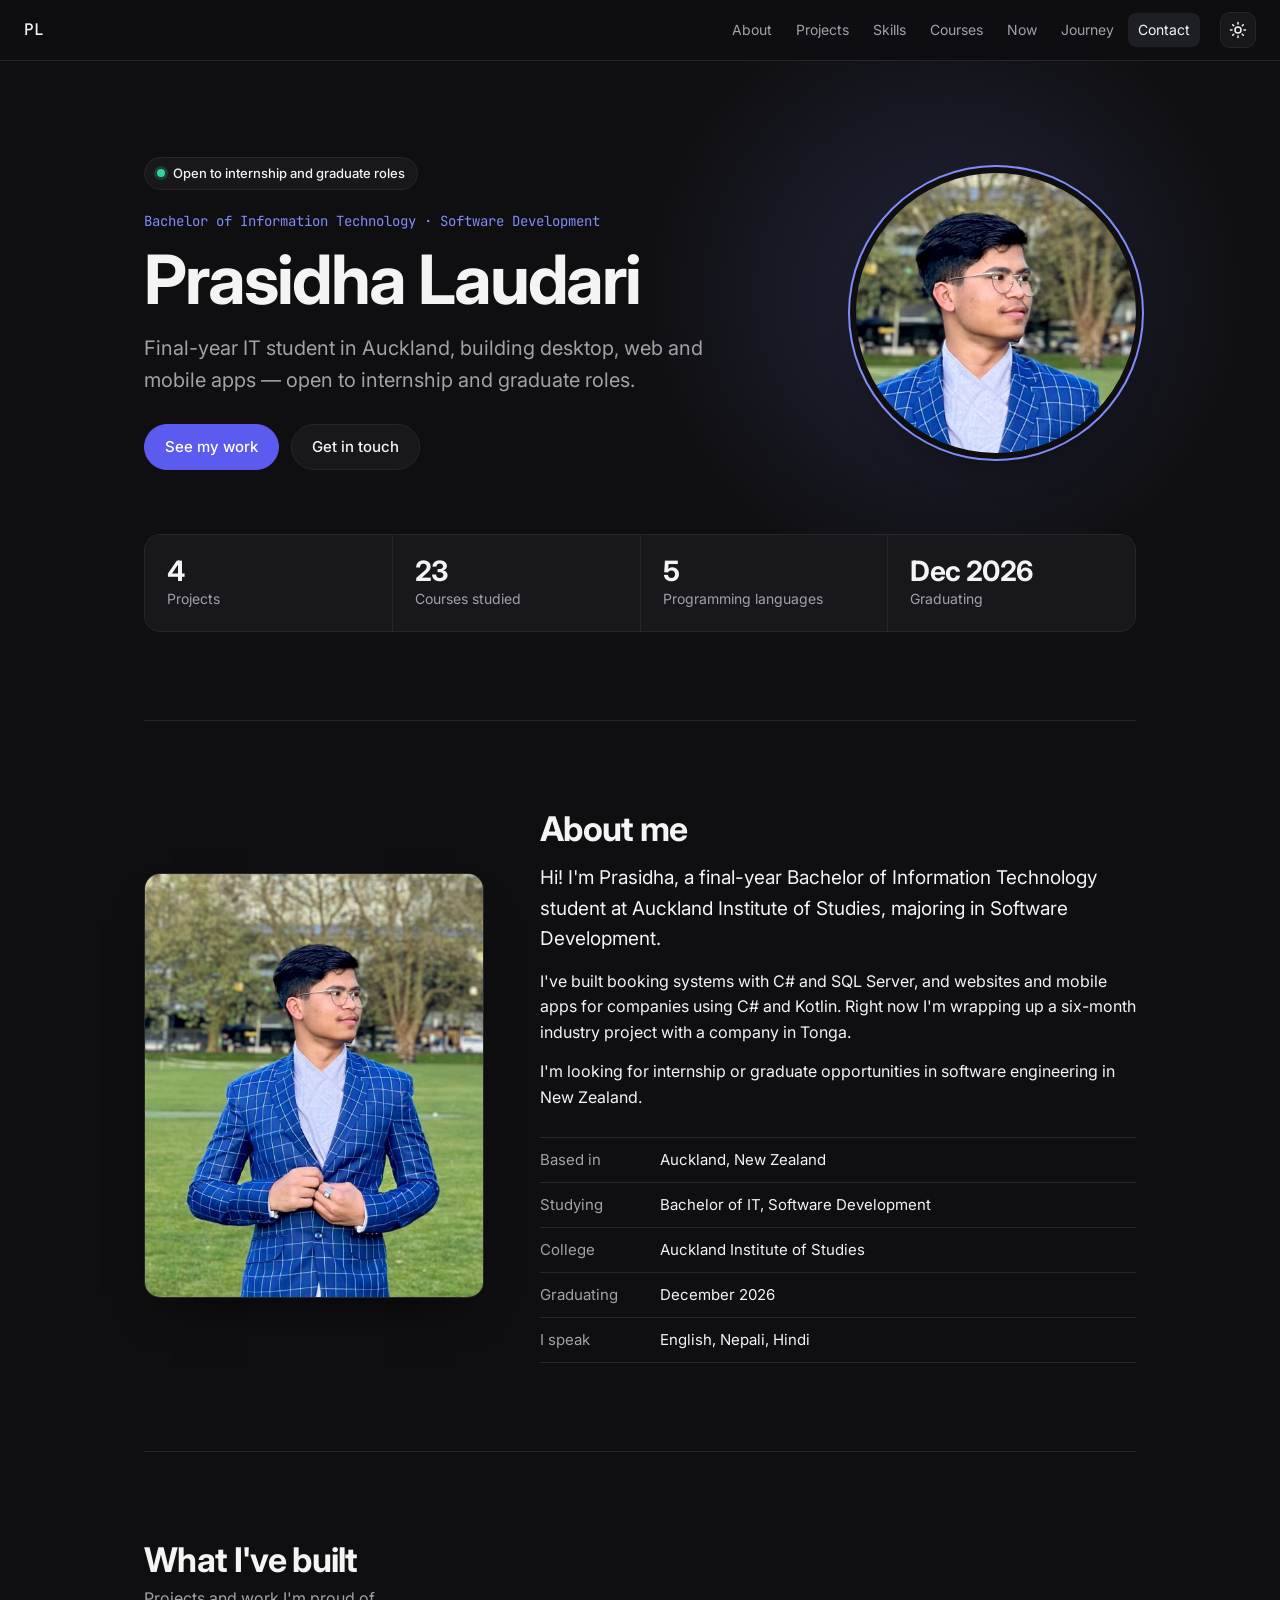
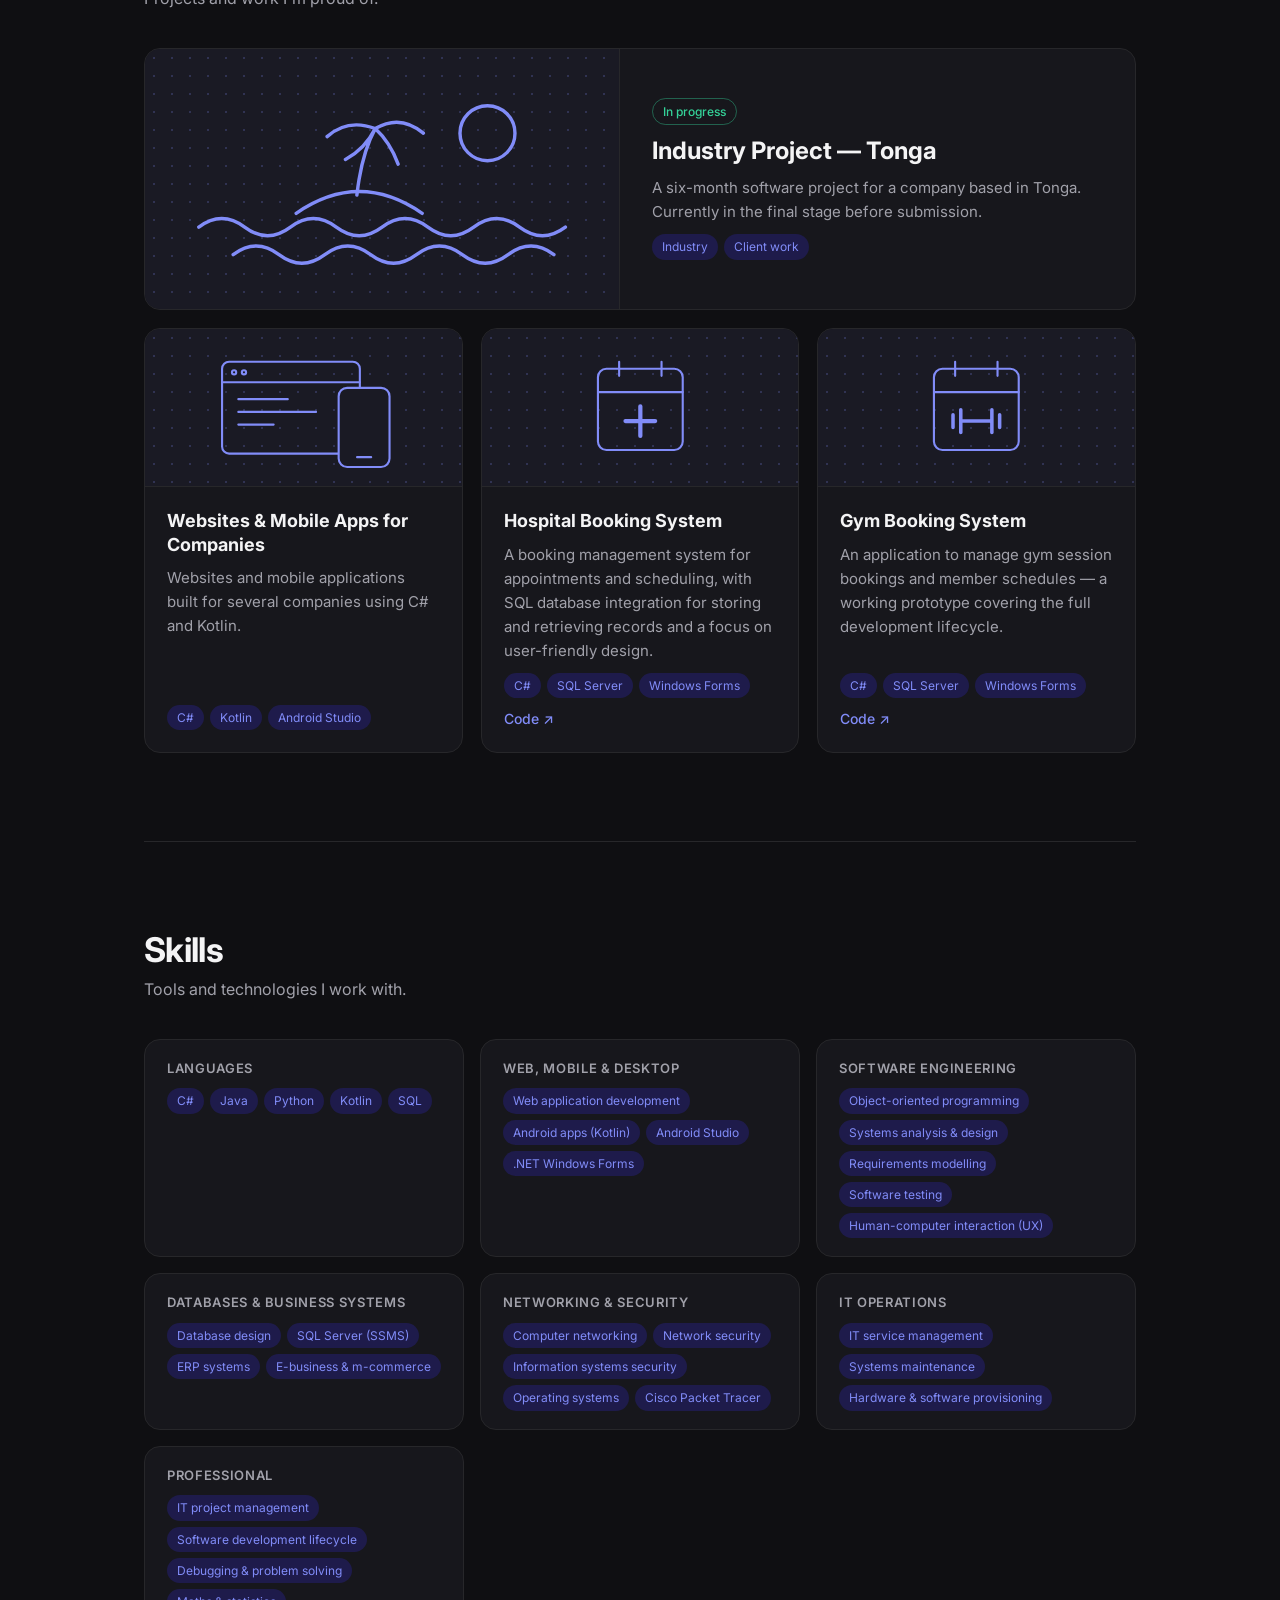
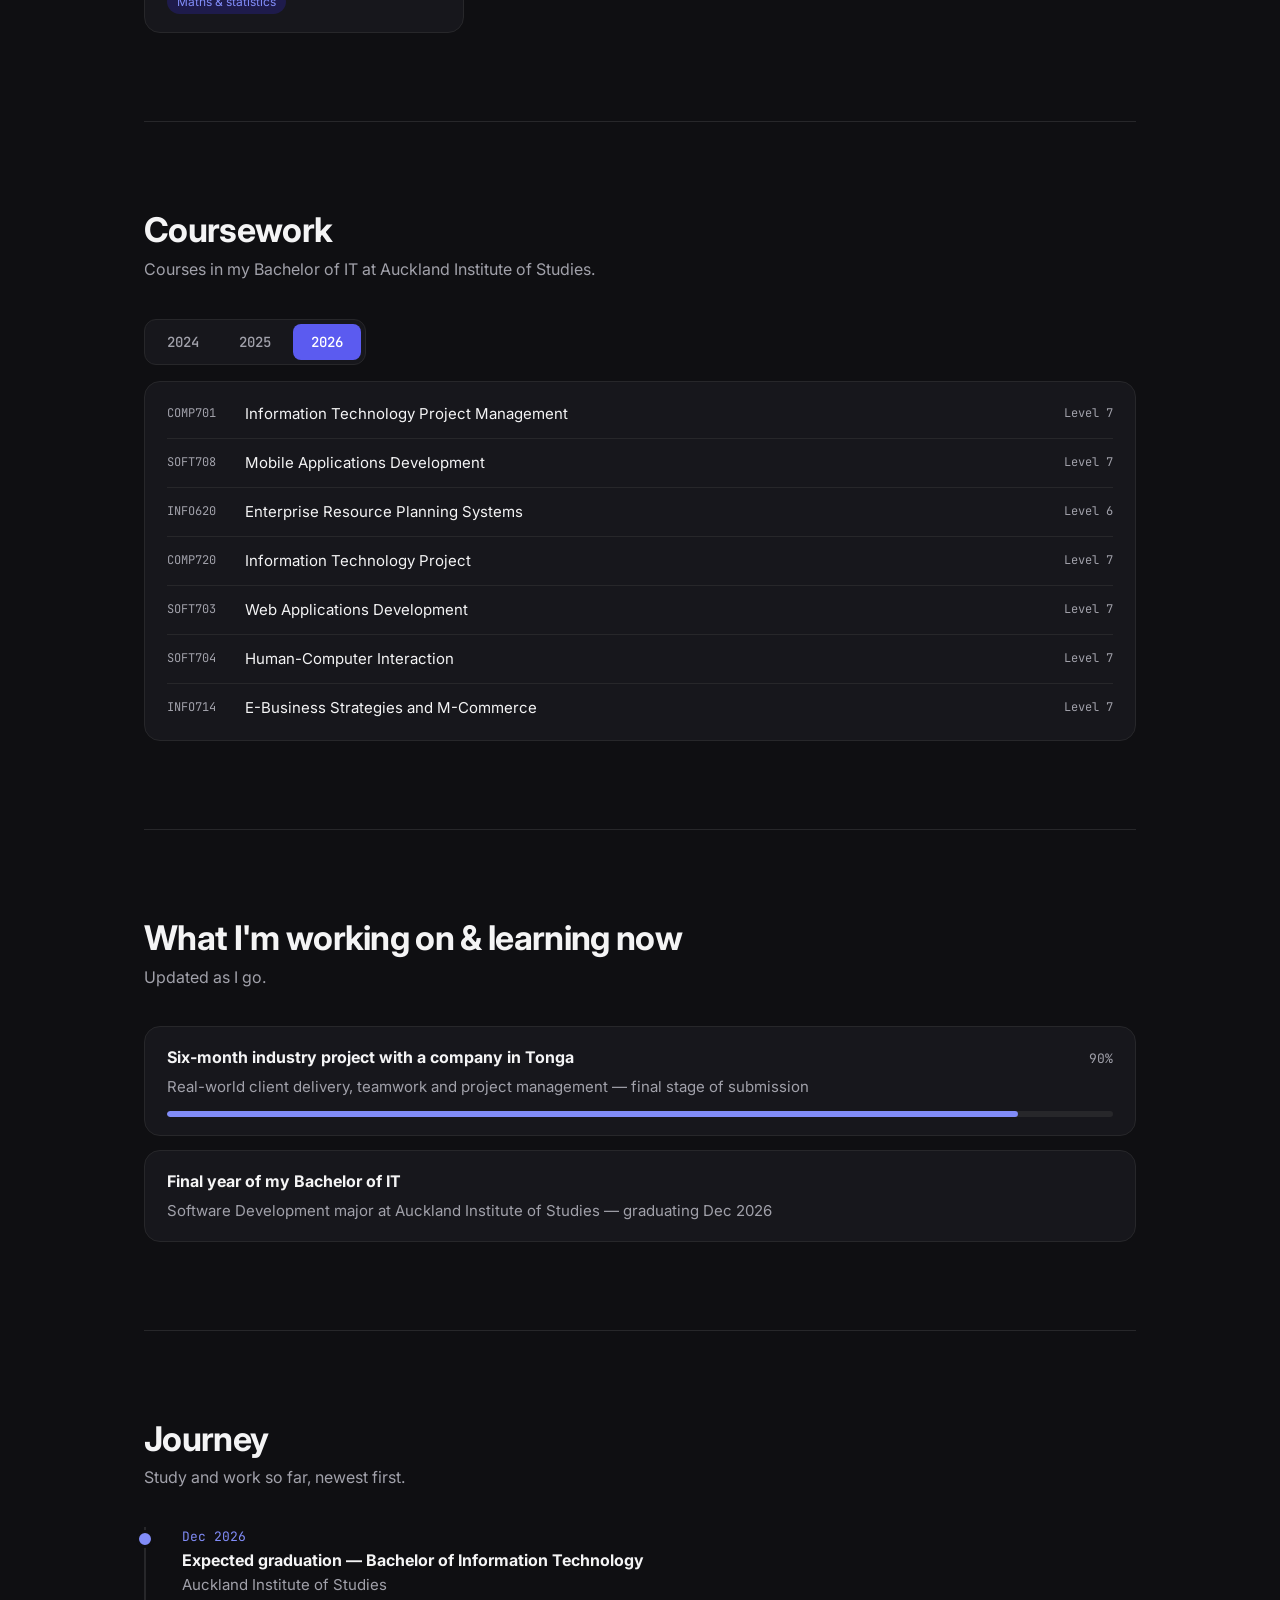
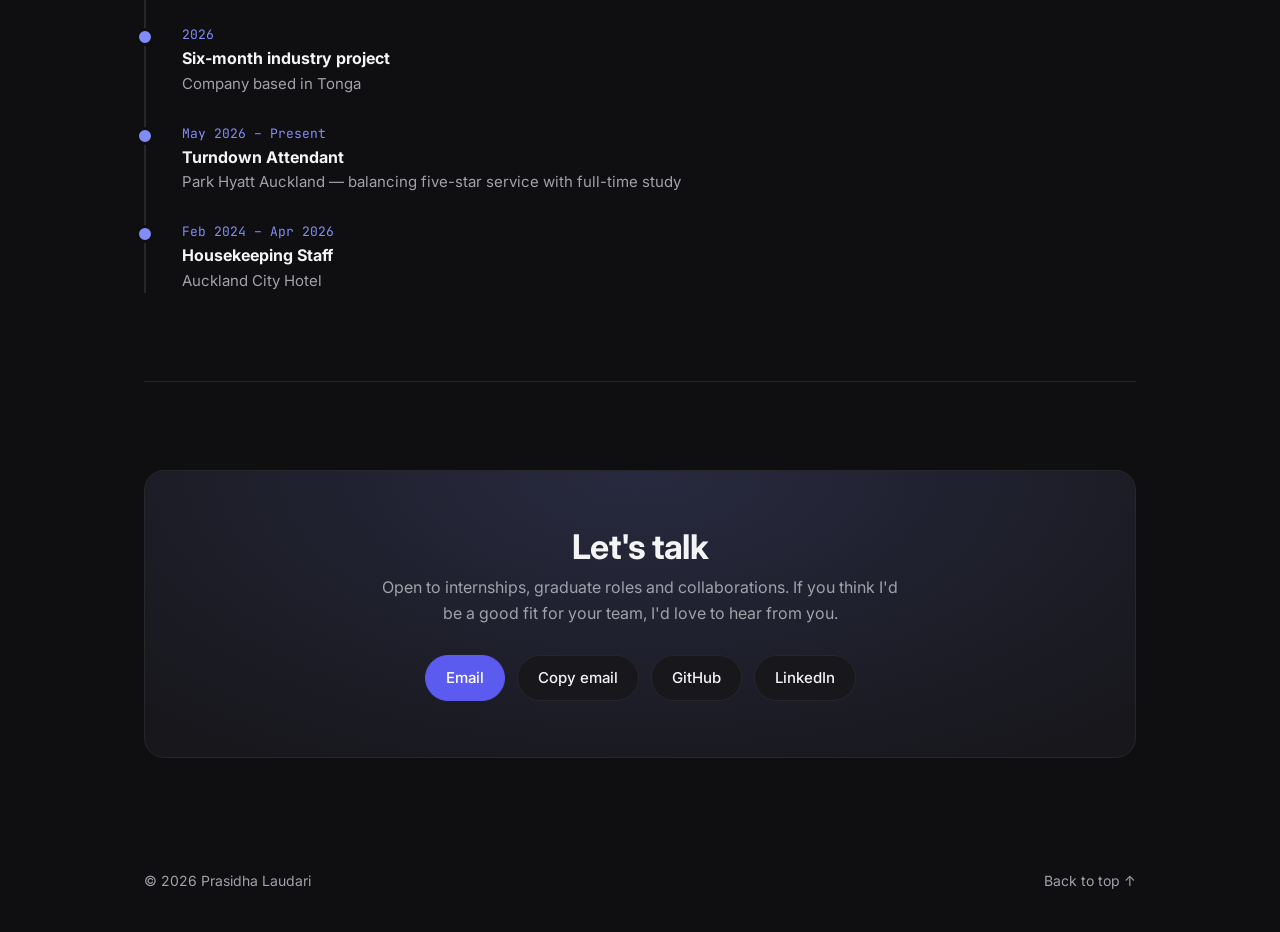
<file: index.html>
<!doctype html>
<html lang="en">
<head>
  <meta charset="utf-8" />
  <meta name="viewport" content="width=device-width, initial-scale=1" />
  <title>Prasidha Laudari — Portfolio</title>
  <meta name="description" content="Prasidha Laudari is a final-year Bachelor of IT student in Auckland majoring in Software Development, open to internship and graduate roles." />
  <meta name="theme-color" content="#0f0f12" />

  <!-- If your site ends up at a different address, replace prasidhalaudari.github.io below, and in robots.txt and sitemap.xml. -->
  <link rel="canonical" href="https://prasidhalaudari.github.io/" />
  <meta property="og:type" content="website" />
  <meta property="og:url" content="https://prasidhalaudari.github.io/" />
  <meta property="og:title" content="Prasidha Laudari — Portfolio" />
  <meta property="og:description" content="Final-year Bachelor of IT student in Auckland, open to internship and graduate roles." />
  <meta property="og:image" content="https://prasidhalaudari.github.io/og.jpg" />
  <meta property="og:image:width" content="1200" />
  <meta property="og:image:height" content="630" />
  <meta name="twitter:card" content="summary_large_image" />

  <link rel="icon" href="favicon.svg" type="image/svg+xml" />
  <link rel="preconnect" href="https://fonts.googleapis.com" />
  <link rel="preconnect" href="https://fonts.gstatic.com" crossorigin />
  <link href="https://fonts.googleapis.com/css2?family=Inter:wght@400;500;600;700&family=JetBrains+Mono:wght@500&display=swap" rel="stylesheet" />
  <link rel="preload" as="image" href="me.jpg" />
  <link rel="stylesheet" href="styles.css" />

  <script>
    // Apply the saved light/dark choice before the page paints.
    try { if (localStorage.getItem("theme") === "light") document.documentElement.dataset.theme = "light"; } catch (e) {}
  </script>
  <script type="application/ld+json">
  {
    "@context": "https://schema.org",
    "@type": "Person",
    "name": "Prasidha Laudari",
    "url": "https://prasidhalaudari.github.io/",
    "image": "https://prasidhalaudari.github.io/me.jpg",
    "alumniOf": "Auckland Institute of Studies",
    "address": { "@type": "PostalAddress", "addressLocality": "Auckland", "addressCountry": "NZ" },
    "sameAs": ["https://github.com/prasidhalaudari", "https://www.linkedin.com/in/prasidha-laudari"]
  }
  </script>
  <!-- Google Analytics: set your Measurement ID in content.js (GA_MEASUREMENT_ID) -->
</head>
<body>
  <a class="skip" href="#main">Skip to content</a>
  <div class="progress" id="progress" aria-hidden="true"></div>

  <header class="nav">
    <a class="brand" href="#top" id="brand" aria-label="Back to top">PL</a>
    <nav id="site-nav" aria-label="Main">
      <a href="#about">About</a>
      <a href="#projects">Projects</a>
      <a href="#skills">Skills</a>
      <a href="#coursework">Courses</a>
      <a href="#learning">Now</a>
      <a href="#journey">Journey</a>
      <a href="#contact">Contact</a>
    </nav>
    <div class="nav-tools">
      <button class="icon-btn" id="theme-toggle" type="button" aria-label="Switch to light theme">
        <svg class="i-sun" viewBox="0 0 24 24" aria-hidden="true"><circle cx="12" cy="12" r="4"/><path d="M12 2v2M12 20v2M4.9 4.9l1.4 1.4M17.7 17.7l1.4 1.4M2 12h2M20 12h2M4.9 19.1l1.4-1.4M17.7 6.3l1.4-1.4"/></svg>
        <svg class="i-moon" viewBox="0 0 24 24" aria-hidden="true"><path d="M20 14.5A8 8 0 0 1 9.5 4a8 8 0 1 0 10.5 10.5z"/></svg>
      </button>
      <button class="icon-btn menu-btn" id="menu-toggle" type="button" aria-label="Open menu" aria-expanded="false" aria-controls="site-nav">
        <svg viewBox="0 0 24 24" aria-hidden="true"><path d="M4 7h16M4 12h16M4 17h16"/></svg>
      </button>
    </div>
  </header>

  <main id="top">
    <section class="hero" id="main" tabindex="-1">
      <div class="hero-top">
        <div class="hero-text">
          <p class="status"><span class="dot" aria-hidden="true"></span><span id="hero-status"></span></p>
          <p class="eyebrow" id="hero-eyebrow"></p>
          <h1 id="hero-name"></h1>
          <p class="tagline" id="hero-tagline"></p>
          <div class="hero-actions">
            <a class="btn primary" href="#projects" data-track="cta_view_projects">See my work</a>
            <a class="btn" href="#contact" data-track="cta_contact">Get in touch</a>
            <a class="btn" id="hero-resume" target="_blank" rel="noopener" data-track="cta_resume">Résumé</a>
          </div>
        </div>
        <div class="hero-photo-wrap" id="hero-photo-wrap"></div>
      </div>
      <dl class="stats" id="stats"></dl>
      <noscript><p>This page needs JavaScript to show its content. You can reach Prasidha at prasidhala@gmail.com.</p></noscript>
    </section>

    <section id="about" class="reveal">
      <div class="about-grid">
        <div class="about-photo" id="about-photo"></div>
        <div>
          <h2>About me</h2>
          <div class="about-text" id="about-text"></div>
          <dl class="facts" id="facts"></dl>
        </div>
      </div>
    </section>

    <section id="projects" class="reveal">
      <h2>What I've built</h2>
      <p class="section-sub">Projects and work I'm proud of.</p>
      <div class="grid" id="project-list"></div>
    </section>

    <section id="skills" class="reveal">
      <h2>Skills</h2>
      <p class="section-sub">Tools and technologies I work with.</p>
      <div class="skills" id="skill-list"></div>
    </section>

    <section id="coursework" class="reveal">
      <h2>Coursework</h2>
      <p class="section-sub">Courses in my Bachelor of IT at Auckland Institute of Studies.</p>
      <div class="tabs" id="course-tabs" role="tablist" aria-label="Coursework by year"></div>
      <div id="course-panels"></div>
    </section>

    <section id="learning" class="reveal">
      <h2>What I'm working on &amp; learning now</h2>
      <p class="section-sub">Updated as I go.</p>
      <div class="learn-list" id="learning-list"></div>
    </section>

    <section id="journey" class="reveal">
      <h2>Journey</h2>
      <p class="section-sub">Study and work so far, newest first.</p>
      <ol class="timeline" id="timeline"></ol>
    </section>

    <section id="contact" class="reveal">
      <div class="contact-card">
        <h2>Let's talk</h2>
        <p class="contact-blurb" id="contact-blurb"></p>
        <div class="links" id="contact-links"></div>
      </div>
    </section>
  </main>

  <footer>
    <p>© <span id="year"></span> <span id="footer-name"></span></p>
    <a href="#top">Back to top ↑</a>
  </footer>

  <dialog class="lightbox" id="lightbox" aria-label="Photo viewer">
    <div class="lb-stage" id="lb-stage">
      <button class="lb-btn lb-close" id="lb-close" type="button" aria-label="Close photo viewer">
        <svg viewBox="0 0 24 24" aria-hidden="true"><path d="M6 6l12 12M18 6L6 18"/></svg>
      </button>
      <button class="lb-btn lb-prev" id="lb-prev" type="button" aria-label="Previous photo">
        <svg viewBox="0 0 24 24" aria-hidden="true"><path d="M15 5l-7 7 7 7"/></svg>
      </button>
      <figure class="lb-figure">
        <img id="lb-img" alt="" />
        <p class="lb-error" id="lb-error" hidden>This photo could not be loaded.</p>
        <figcaption id="lb-caption"></figcaption>
      </figure>
      <button class="lb-btn lb-next" id="lb-next" type="button" aria-label="Next photo">
        <svg viewBox="0 0 24 24" aria-hidden="true"><path d="M9 5l7 7-7 7"/></svg>
      </button>
    </div>
  </dialog>

  <script src="content.js"></script>
  <script src="main.js"></script>
</body>
</html>
</file>
<file: styles.css>
/* Dark is the default look. The sun/moon button switches to light. */
:root {
  --bg: #0f0f12;
  --surface: #17171c;
  --surface-2: #1e1e25;
  --text: #f4f4f5;
  --muted: #a1a1aa;
  --border: #27272a;
  --accent: #818cf8;
  --accent-soft: #1e1b4b;
  --btn: #5b5bf0;
  --glow: rgba(129, 140, 248, .16);
  --cover-bg: #1a1a24;
  --radius: 16px;
  --shadow: 0 24px 48px -28px rgba(0, 0, 0, .8);
  color-scheme: dark;
}
:root[data-theme="light"] {
  --bg: #fafaf9;
  --surface: #ffffff;
  --surface-2: #f4f4f5;
  --text: #1c1917;
  --muted: #57534e;
  --border: #e7e5e4;
  --accent: #4f46e5;
  --accent-soft: #eef2ff;
  --btn: #4f46e5;
  --glow: rgba(79, 70, 229, .12);
  --cover-bg: #f1f1fb;
  --shadow: 0 24px 48px -30px rgba(40, 40, 80, .35);
  color-scheme: light;
}

* { box-sizing: border-box; }
[hidden] { display: none !important; }
html { scroll-behavior: smooth; -webkit-text-size-adjust: 100%; }
html:has(dialog[open]) { overflow: hidden; }
body {
  margin: 0;
  background: var(--bg);
  color: var(--text);
  font-family: Inter, system-ui, sans-serif;
  line-height: 1.6;
  overflow-x: clip;
  transition: background-color .2s, color .2s;
}
a { color: var(--accent); text-decoration: none; }
img, svg { display: block; max-width: 100%; }
button { font: inherit; color: inherit; cursor: pointer; }
:focus-visible { outline: 2px solid var(--accent); outline-offset: 3px; border-radius: 6px; }
::selection { background: var(--btn); color: #fff; }

.skip {
  position: fixed; left: 12px; top: -60px; z-index: 50;
  padding: 10px 16px; border-radius: 8px; background: var(--btn); color: #fff;
}
.skip:focus { top: 12px; }

.progress {
  position: fixed; inset: 0 0 auto 0; height: 2px; z-index: 30;
  background: var(--accent); transform: scaleX(0); transform-origin: left;
}

/* ---------- Top bar ---------- */
.nav {
  position: sticky; top: 0; z-index: 20;
  display: flex; align-items: center; gap: 20px;
  padding: 12px 24px;
  background: color-mix(in srgb, var(--bg) 85%, transparent);
  backdrop-filter: blur(10px);
  -webkit-backdrop-filter: blur(10px);
  border-bottom: 1px solid var(--border);
}
.brand { font-family: "JetBrains Mono", monospace; font-weight: 500; color: var(--text); margin-right: auto; }
.nav nav { display: flex; gap: 4px; }
.nav nav a { color: var(--muted); font-size: 14px; padding: 6px 10px; border-radius: 8px; transition: color .15s, background-color .15s; }
.nav nav a:hover { color: var(--text); }
.nav nav a[aria-current] { color: var(--text); background: var(--surface-2); }
.nav-tools { display: flex; gap: 6px; }
.icon-btn {
  width: 36px; height: 36px; display: grid; place-items: center; padding: 0;
  border-radius: 10px; border: 1px solid var(--border); background: var(--surface);
  transition: border-color .15s;
}
.icon-btn:hover { border-color: var(--accent); }
.icon-btn svg, .lb-btn svg { width: 18px; height: 18px; fill: none; stroke: currentColor; stroke-width: 2; stroke-linecap: round; stroke-linejoin: round; }
.i-moon { display: none; }
[data-theme="light"] .i-moon { display: block; }
[data-theme="light"] .i-sun { display: none; }
.menu-btn { display: none; }

/* ---------- Page ---------- */
main { max-width: 1040px; margin: 0 auto; padding: 0 24px; }
section { padding: 88px 0; border-bottom: 1px solid var(--border); scroll-margin-top: 56px; }
section:last-child { border-bottom: 0; }
h2 { font-size: clamp(26px, 4vw, 34px); line-height: 1.2; margin: 0 0 6px; letter-spacing: -0.02em; }
.section-sub { color: var(--muted); margin: 0 0 36px; }

.animate .reveal { opacity: 0; transform: translateY(18px); transition: opacity .6s ease, transform .6s ease; }
.animate .reveal.in { opacity: 1; transform: none; }

/* ---------- Hero ---------- */
.hero { position: relative; padding-top: 96px; outline: none; }
.hero::before {
  content: ""; position: absolute; z-index: -1; pointer-events: none;
  top: -80px; right: max(-120px, calc((100% - 100vw) / 2)); width: 620px; height: 620px; max-width: 100vw;
  background: radial-gradient(closest-side, var(--glow), transparent);
}
.hero-top { display: flex; align-items: center; justify-content: space-between; gap: 48px; }
.hero-text { flex: 1; min-width: 0; }
.status {
  display: inline-flex; align-items: center; gap: 8px; margin: 0 0 20px;
  padding: 5px 12px; border-radius: 999px; font-size: 13px; font-weight: 500;
  border: 1px solid var(--border); background: var(--surface);
}
.dot { width: 8px; height: 8px; border-radius: 50%; background: #34d399; box-shadow: 0 0 0 3px rgba(52, 211, 153, .2); }
.eyebrow { font-family: "JetBrains Mono", monospace; color: var(--accent); font-size: 14px; margin: 0 0 12px; }
.hero h1 { font-size: clamp(40px, 7vw, 68px); line-height: 1.05; margin: 0 0 16px; letter-spacing: -0.03em; }
.tagline { font-size: 20px; color: var(--muted); max-width: 600px; margin: 0 0 28px; }
.hero-actions, .links { display: flex; flex-wrap: wrap; gap: 12px; }

.hero-photo {
  display: block; width: 280px; height: 280px; flex-shrink: 0; padding: 0;
  border-radius: 50%; overflow: hidden; cursor: zoom-in;
  border: 0; background: var(--surface);
  box-shadow: 0 0 0 6px var(--bg), 0 0 0 8px var(--accent), var(--shadow);
  transition: transform .25s ease;
}
button.hero-photo:hover { transform: scale(1.025); }
.hero-photo img { width: 100%; height: 100%; object-fit: cover; object-position: 45% 30%; }
.avatar {
  display: grid; place-items: center; cursor: default;
  font-family: "JetBrains Mono", monospace; font-size: 72px; color: var(--accent);
}

.stats {
  display: grid; grid-template-columns: repeat(4, 1fr); gap: 1px; margin: 64px 0 0;
  background: var(--border); border: 1px solid var(--border);
  border-radius: var(--radius); overflow: hidden;
}
.stat { background: var(--surface); padding: 20px 22px; display: flex; flex-direction: column; }
.stat dd { margin: 0; font-size: 28px; font-weight: 700; letter-spacing: -0.02em; line-height: 1.2; }
.stat dt { color: var(--muted); font-size: 14px; }

.btn {
  display: inline-block; padding: 10px 20px; border-radius: 999px;
  border: 1px solid var(--border); color: var(--text); background: var(--surface);
  font-weight: 500; font-size: 15px; transition: border-color .15s, transform .15s, filter .15s;
}
.btn:hover { border-color: var(--accent); transform: translateY(-1px); }
.btn.primary { background: var(--btn); border-color: var(--btn); color: #fff; }
.btn.primary:hover { filter: brightness(1.12); }

/* ---------- About ---------- */
.about-grid { display: grid; grid-template-columns: 340px 1fr; gap: 56px; align-items: center; }
.about-grid.no-photo { grid-template-columns: 1fr; }
.portrait {
  display: block; width: 100%; padding: 0; border: 1px solid var(--border);
  border-radius: var(--radius); overflow: hidden; cursor: zoom-in;
  background: var(--surface); box-shadow: var(--shadow);
}
.portrait img { width: 100%; height: auto; aspect-ratio: 4 / 5; object-fit: cover; transition: transform .4s ease; }
.portrait:hover img { transform: scale(1.03); }
.about-text { margin-top: 14px; }
.about-text p { margin: 0 0 14px; }
.about-text p:first-child { font-size: 19px; }
.facts { margin: 26px 0 0; border-top: 1px solid var(--border); }
.facts div { display: flex; gap: 16px; padding: 10px 0; border-bottom: 1px solid var(--border); font-size: 15px; }
.facts dt { color: var(--muted); width: 104px; flex-shrink: 0; }
.facts dd { margin: 0; }

/* ---------- Projects ---------- */
.grid { display: grid; grid-template-columns: repeat(3, 1fr); gap: 18px; }
.card {
  background: var(--surface); border: 1px solid var(--border); border-radius: var(--radius);
  display: flex; flex-direction: column; overflow: hidden;
  transition: border-color .2s, transform .2s, box-shadow .2s;
}
.card:hover { border-color: var(--accent); transform: translateY(-3px); box-shadow: var(--shadow); }
.card.featured { grid-column: 1 / -1; flex-direction: row; }
.card.featured .media { flex: 0 0 48%; aspect-ratio: auto; min-height: 260px; border-bottom: 0; border-right: 1px solid var(--border); }
.card.featured .card-body { justify-content: center; padding: 32px; }
.card.featured h3 { font-size: 24px; }
.card.featured p { flex: 0; }

.media {
  position: relative; display: block; width: 100%; padding: 0; aspect-ratio: 2 / 1;
  border: 0; border-bottom: 1px solid var(--border); background: var(--cover-bg); overflow: hidden;
}
.cover {
  display: grid; place-items: center; color: var(--accent);
  background-color: var(--cover-bg);
  background-image: radial-gradient(color-mix(in srgb, var(--accent) 22%, transparent) 1px, transparent 1px);
  background-size: 18px 18px;
}
.cover svg { width: 100%; height: 100%; padding: 8px; }
.has-photo { cursor: zoom-in; }
.has-photo img { width: 100%; height: 100%; object-fit: cover; object-position: top; transition: transform .4s ease; }
.has-photo:hover img { transform: scale(1.04); }
.photo-count {
  position: absolute; right: 10px; bottom: 10px; padding: 3px 10px; border-radius: 999px;
  background: rgba(0, 0, 0, .7); color: #fff; font-size: 12px;
}
.card-body { padding: 22px; display: flex; flex-direction: column; align-items: flex-start; gap: 10px; flex: 1; }
.card h3 { margin: 0; font-size: 18px; line-height: 1.3; }
.card p { margin: 0; color: var(--muted); font-size: 15px; flex: 1; }
.badge {
  font-size: 12px; font-weight: 500; padding: 3px 10px; border-radius: 999px;
  color: #34d399; border: 1px solid rgba(52, 211, 153, .4);
}
[data-theme="light"] .badge { color: #047857; border-color: rgba(4, 120, 87, .35); }
.tags { display: flex; flex-wrap: wrap; gap: 6px; }
.tag { font-size: 12px; padding: 3px 10px; border-radius: 999px; background: var(--accent-soft); color: var(--accent); }
.card-links { display: flex; gap: 16px; font-size: 14px; font-weight: 500; }

/* ---------- Skills ---------- */
.skills { display: grid; grid-template-columns: repeat(auto-fill, minmax(290px, 1fr)); gap: 16px; }
.skill-group { background: var(--surface); border: 1px solid var(--border); border-radius: var(--radius); padding: 18px 22px; transition: border-color .2s; }
.skill-group:hover { border-color: var(--accent); }
.skill-group h3 { margin: 0 0 10px; font-size: 13px; color: var(--muted); font-weight: 600; text-transform: uppercase; letter-spacing: .05em; }

/* ---------- Coursework ---------- */
.tabs { display: inline-flex; gap: 4px; padding: 4px; margin-bottom: 16px; border: 1px solid var(--border); border-radius: 12px; background: var(--surface); }
.tab {
  border: 0; background: transparent; color: var(--muted); padding: 7px 18px; border-radius: 8px;
  font-family: "JetBrains Mono", monospace; font-size: 14px; font-weight: 500; transition: color .15s, background-color .15s;
}
.tab:hover { color: var(--text); }
.tab[aria-selected="true"] { background: var(--btn); color: #fff; }
.course-year { background: var(--surface); border: 1px solid var(--border); border-radius: var(--radius); padding: 8px 22px; }
.courses { list-style: none; margin: 0; padding: 0; }
.courses li { display: flex; gap: 14px; padding: 12px 0; border-top: 1px solid var(--border); font-size: 15px; }
.courses li:first-child { border-top: 0; }
.courses .code { font-family: "JetBrains Mono", monospace; font-size: 12px; color: var(--muted); min-width: 64px; padding-top: 2px; }
.course-title { flex: 1; }
.course-meta { font-family: "JetBrains Mono", monospace; font-size: 12px; color: var(--muted); white-space: nowrap; padding-top: 2px; }

/* ---------- Now ---------- */
.learn-list { display: grid; gap: 14px; }
.learn { background: var(--surface); border: 1px solid var(--border); border-radius: var(--radius); padding: 18px 22px; }
.learn-head { display: flex; justify-content: space-between; align-items: baseline; gap: 16px; }
.learn p { margin: 4px 0 12px; color: var(--muted); font-size: 15px; }
.learn p:last-child { margin-bottom: 0; }
.pct { font-family: "JetBrains Mono", monospace; font-size: 13px; color: var(--muted); }
.bar { height: 6px; background: var(--border); border-radius: 999px; overflow: hidden; }
.fill { height: 100%; background: var(--accent); border-radius: 999px; }

/* ---------- Journey ---------- */
.timeline { list-style: none; margin: 0; padding: 0 0 0 20px; border-left: 2px solid var(--border); }
.timeline li { position: relative; padding: 0 0 28px 16px; display: flex; flex-direction: column; }
.timeline li:last-child { padding-bottom: 0; }
.timeline li::before {
  content: ""; position: absolute; left: -27px; top: 6px;
  width: 12px; height: 12px; border-radius: 50%; background: var(--accent);
  border: 3px solid var(--bg); box-sizing: content-box; margin: -3px 0 0 -3px;
}
.when { font-family: "JetBrains Mono", monospace; font-size: 13px; color: var(--accent); }
.where { color: var(--muted); font-size: 15px; }

/* ---------- Contact ---------- */
.contact-card {
  text-align: center; padding: 56px 28px; border-radius: 20px; border: 1px solid var(--border);
  background: radial-gradient(70% 120% at 50% 0%, var(--glow), transparent), var(--surface);
}
.contact-blurb { color: var(--muted); max-width: 520px; margin: 8px auto 28px; }
.contact-card .links { justify-content: center; }

footer {
  max-width: 1040px; margin: 0 auto; padding: 24px 24px 40px;
  display: flex; justify-content: space-between; align-items: center; gap: 16px;
  color: var(--muted); font-size: 14px;
}
footer p { margin: 0; }
footer a { color: var(--muted); }
footer a:hover { color: var(--text); }

/* ---------- Photo viewer ---------- */
.lightbox {
  width: 100vw; height: 100vh; height: 100dvh; max-width: none; max-height: none;
  margin: 0; padding: 0; border: 0; background: rgba(8, 8, 12, .94); color: #fff;
}
.lightbox::backdrop { background: rgba(8, 8, 12, .94); }
.lb-stage { position: relative; width: 100%; height: 100%; display: grid; place-items: center; padding: 56px 72px; }
.lb-figure { margin: 0; display: flex; flex-direction: column; align-items: center; gap: 12px; min-height: 0; max-height: 100%; }
.lb-figure img { max-width: 100%; max-height: calc(100dvh - 150px); width: auto; height: auto; border-radius: 10px; }
.lb-figure figcaption { font-size: 14px; color: #d4d4d8; text-align: center; min-height: 1.4em; }
.lb-error { margin: 0; color: #d4d4d8; }
.lb-btn {
  position: absolute; width: 44px; height: 44px; display: grid; place-items: center; padding: 0;
  border-radius: 50%; border: 1px solid rgba(255, 255, 255, .25); background: rgba(255, 255, 255, .08); color: #fff;
  transition: background-color .15s;
}
.lb-btn:hover { background: rgba(255, 255, 255, .2); }
.lb-close { top: 14px; right: 14px; }
.lb-prev { left: 14px; top: calc(50% - 22px); }
.lb-next { right: 14px; top: calc(50% - 22px); }

/* ---------- Smaller screens ---------- */
@media (max-width: 900px) {
  .about-grid { grid-template-columns: 260px 1fr; gap: 36px; }
  .grid { grid-template-columns: repeat(2, 1fr); }
  .card.featured { flex-direction: column; }
  .card.featured .media { flex: none; min-height: 0; aspect-ratio: 2 / 1; border-right: 0; border-bottom: 1px solid var(--border); }
  .card.featured .card-body { padding: 22px; }
  .card:last-child:nth-child(even) { grid-column: 1 / -1; }
}
@media (max-width: 760px) {
  .hero { padding-top: 56px; }
  .hero-top { flex-direction: column-reverse; align-items: flex-start; gap: 32px; }
  .hero-photo { width: 148px; height: 148px; }
  .avatar { font-size: 44px; }
  .stats { grid-template-columns: repeat(2, 1fr); margin-top: 44px; }
  .about-grid { grid-template-columns: 1fr; }
  .about-photo { max-width: 340px; }
  .grid { grid-template-columns: 1fr; }
  .card:last-child:nth-child(even) { grid-column: auto; }

  .menu-btn { display: grid; }
  .nav nav {
    display: none; position: absolute; left: 0; right: 0; top: 100%;
    flex-direction: column; gap: 2px; padding: 10px 16px 14px;
    background: var(--bg); border-bottom: 1px solid var(--border);
  }
  .nav nav.open { display: flex; }
  .nav nav a { font-size: 16px; padding: 10px 12px; }
}
@media (max-width: 600px) {
  .nav { padding: 10px 16px; }
  main { padding: 0 16px; }
  section { padding: 60px 0; }
  .tagline { font-size: 18px; }
  .stat { padding: 16px; }
  .stat dd { font-size: 24px; }
  .skills { grid-template-columns: 1fr; }
  .course-year { padding: 6px 16px; }
  .courses li { flex-wrap: wrap; gap: 2px 12px; }
  .courses .course-title { flex-basis: 100%; order: 3; }
  .courses .course-meta { margin-left: auto; }
  .learn-head { flex-wrap: wrap; }
  .contact-card { padding: 40px 18px; }
  footer { padding: 20px 16px 32px; }
  .lb-stage { padding: 64px 12px 72px; }
  .lb-prev, .lb-next { top: auto; bottom: 14px; }
  .lb-prev { left: calc(50% - 56px); }
  .lb-next { right: calc(50% - 56px); }
  .lb-figure img { max-height: calc(100dvh - 180px); }
}

@media (prefers-reduced-motion: reduce) {
  html { scroll-behavior: auto; }
  *, *::before, *::after { transition: none !important; }
}

@media print {
  .nav, .progress, .skip, .hero-actions, .tabs, .lightbox, footer a { display: none !important; }
  .reveal { opacity: 1 !important; transform: none !important; }
  [role="tabpanel"][hidden] { display: block !important; }
}
</file>
